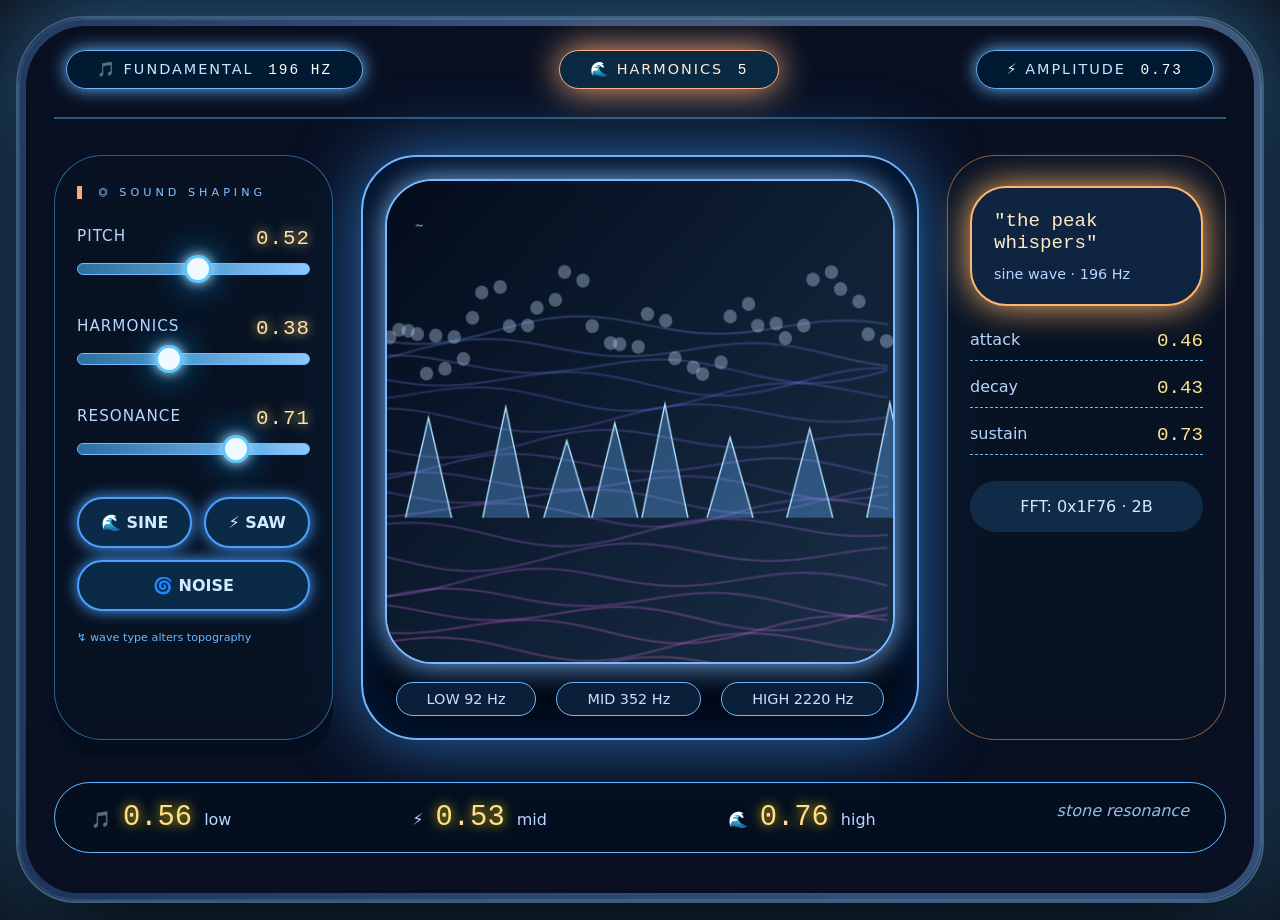
<file: projects/atlas/index.html>
<!DOCTYPE html>
<html lang="en">
<head>
    <meta charset="UTF-8">
    <meta name="viewport" content="width=device-width, initial-scale=1.0">
    <title>SONOSPHERIC ATLAS · acoustic topography</title>
    <style>
        * {
            margin: 0;
            padding: 0;
            box-sizing: border-box;
        }

        body {
            background: #0e1420;
            min-height: 100vh;
            display: flex;
            align-items: center;
            justify-content: center;
            font-family: 'Inter', 'Space Grotesk', system-ui, sans-serif;
            padding: 16px;
        }

        /* main vessel — sonic chamber */
        .sonic-atlas {
            max-width: 1400px;
            width: 100%;
            background: rgba(10, 16, 30, 0.8);
            backdrop-filter: blur(28px) saturate(260%);
            -webkit-backdrop-filter: blur(28px) saturate(260%);
            border: 2px solid rgba(140, 210, 255, 0.4);
            border-radius: 68px 68px 60px 60px;
            box-shadow: 0 40px 90px -20px #000, 0 0 0 2px rgba(80, 200, 255, 0.2) inset, 0 0 100px #2f6f9f;
            padding: 32px 36px 48px 36px;
            position: relative;
        }

        .sonic-atlas::before {
            content: "";
            position: absolute;
            inset: 0;
            border-radius: inherit;
            padding: 8px;
            background: radial-gradient(circle at 80% 30%, #b0e0ff, #7ab0ff, #3f6bb0);
            mask: linear-gradient(#fff 0 0) content-box, linear-gradient(#fff 0 0);
            -webkit-mask: linear-gradient(#fff 0 0) content-box, linear-gradient(#fff 0 0);
            -webkit-mask-composite: xor;
            mask-composite: exclude;
            pointer-events: none;
            opacity: 0.4;
        }

        /* header — acoustic metrics */
        .sound-bar {
            display: flex;
            flex-wrap: wrap;
            justify-content: space-between;
            align-items: center;
            gap: 16px 20px;
            padding: 0 12px 28px 12px;
            border-bottom: 2px solid rgba(100, 200, 255, 0.4);
            margin-bottom: 36px;
        }

        .sound-tag {
            background: rgba(0, 30, 55, 0.8);
            border: 1px solid #6bb8ff;
            color: #cce4ff;
            border-radius: 60px;
            padding: 10px 30px;
            font-weight: 400;
            letter-spacing: 2px;
            text-transform: uppercase;
            font-size: 0.9rem;
            backdrop-filter: blur(12px);
            box-shadow: 0 0 18px #6bb8ff;
        }

        .sound-tag strong {
            color: white;
            font-weight: 500;
            margin-left: 8px;
            font-family: 'JetBrains Mono', monospace;
        }

        .sonic-pulse {
            background: #0a2a44;
            border-color: #ffb27f;
            color: #ffead4;
            box-shadow: 0 0 35px #ffb27f;
            animation: soundWave 3s infinite alternate;
        }

        @keyframes soundWave {
            0% { box-shadow: 0 0 15px #6bb8ff, border-color: #6bb8ff; }
            100% { box-shadow: 0 0 55px #ffb27f, 0 0 20px #ffb27f; border-color: #ffb27f; }
        }

        /* three realms: controls, canvas, spectral data */
        .sonic-grid {
            display: grid;
            grid-template-columns: 1.1fr 2.2fr 1.1fr;
            gap: 28px;
            margin-bottom: 42px;
        }

        /* ----- left panel: frequency controls / sound knobs ----- */
        .frequency-panel {
            background: rgba(8, 20, 38, 0.7);
            border-radius: 48px;
            border: 1px solid rgba(80, 180, 255, 0.5);
            padding: 30px 22px;
            backdrop-filter: blur(18px);
            box-shadow: 0 18px 0 #030f1f;
        }

        .freq-header {
            font-size: 0.7rem;
            letter-spacing: 4px;
            color: #8ac2ff;
            text-transform: uppercase;
            margin-bottom: 28px;
            border-left: 5px solid #ffaa6f;
            padding-left: 16px;
        }

        .sound-knob {
            margin-bottom: 38px;
        }

        .knob-label {
            display: flex;
            justify-content: space-between;
            color: #b8d6ff;
            font-size: 0.95rem;
            letter-spacing: 1px;
            margin-bottom: 10px;
        }

        .knob-label span:last-child {
            color: #ffe29e;
            font-family: monospace;
            font-size: 1.3rem;
            font-weight: 500;
            text-shadow: 0 0 12px #ffd58c;
        }

        .sonic-slider {
            width: 100%;
            height: 12px;
            background: linear-gradient(90deg, #2a6f9f, #8ac8ff);
            border-radius: 30px;
            -webkit-appearance: none;
            appearance: none;
            outline: none;
            border: 1px solid #7ab9ff;
        }

        .sonic-slider::-webkit-slider-thumb {
            -webkit-appearance: none;
            width: 28px;
            height: 28px;
            background: #f0f9ff;
            border-radius: 50%;
            box-shadow: 0 0 35px #00a6ff, 0 0 12px white;
            border: 3px solid #5ac8ff;
            cursor: pointer;
        }

        .wave-buttons {
            display: flex;
            flex-wrap: wrap;
            gap: 12px;
            margin: 30px 0 10px;
        }

        .wave-btn {
            background: #0b2a47;
            border: 2px solid #4aa0ff;
            color: #d4ebff;
            font-size: 1rem;
            padding: 14px 10px;
            border-radius: 50px;
            cursor: pointer;
            transition: 0.1s;
            flex: 1 0 auto;
            text-align: center;
            font-weight: 600;
            box-shadow: 0 0 15px #4aa0ff;
        }

        .wave-btn:hover {
            background: #7ac4ff;
            color: #021624;
            border-color: white;
            box-shadow: 0 0 45px #fffdbf;
        }

        /* ----- center: canvas (acoustic topography) ----- */
        .topography-panel {
            background: rgba(2, 10, 24, 0.9);
            border-radius: 56px;
            border: 2px solid #6fb6ff;
            box-shadow: 0 0 70px #2d6bb0, inset 0 0 40px #001c44;
            display: flex;
            flex-direction: column;
            padding: 22px;
        }

        .sonic-canvas {
            width: 100%;
            aspect-ratio: 1/0.95;
            background: #020b18;
            border-radius: 48px;
            display: block;
            margin-bottom: 18px;
            border: 2px solid #7ab9ff;
            box-shadow: 0 0 30px #7ab9ff;
            cursor: crosshair;
        }

        .freq-tags {
            display: flex;
            gap: 20px;
            justify-content: center;
            font-size: 0.9rem;
            flex-wrap: wrap;
        }

        .freq-tags span {
            background: #0c1f38;
            padding: 8px 30px;
            border-radius: 40px;
            border: 1px solid #6bb8ff;
            color: #cae0ff;
        }

        /* ----- right panel: spectral interpretation ----- */
        .spectral-panel {
            background: rgba(8, 20, 38, 0.7);
            border-radius: 48px;
            border: 1px solid rgba(255, 170, 100, 0.5);
            padding: 30px 22px;
            backdrop-filter: blur(18px);
        }

        .sonic-metric {
            background: #0e2440;
            border-radius: 36px;
            padding: 22px;
            border: 2px solid #ffb56b;
            box-shadow: 0 0 35px #ffb56b;
            margin-bottom: 24px;
        }

        .metric-sound {
            font-size: 1.2rem;
            color: #ffebc2;
            margin-bottom: 12px;
            font-family: 'JetBrains Mono', monospace;
        }

        .metric-desc {
            color: #b8d6ff;
            font-size: 0.9rem;
        }

        .spectrum-list {
            display: flex;
            flex-direction: column;
            gap: 16px;
        }

        .spectrum-item {
            display: flex;
            justify-content: space-between;
            color: #b8d6ff;
            border-bottom: 1px dashed #6bb8ff;
            padding-bottom: 8px;
        }

        .spectrum-value {
            color: #ffe28a;
            font-family: monospace;
            font-size: 1.2rem;
        }

        /* footer — acoustic flux */
        .sonic-footer {
            margin-top: 36px;
            background: #030f20cc;
            border-radius: 100px;
            padding: 18px 36px;
            border: 1px solid #6bb8ff;
            display: flex;
            flex-wrap: wrap;
            gap: 28px;
            justify-content: space-between;
            backdrop-filter: blur(24px);
        }

        .acoustic-metric {
            display: flex;
            gap: 12px;
            align-items: baseline;
            color: #b8d6ff;
        }

        .acoustic-num {
            font-size: 1.8rem;
            font-weight: 400;
            font-family: 'JetBrains Mono', monospace;
            color: #fede8b;
            text-shadow: 0 0 12px gold;
        }

        .sonic-note {
            color: #9ab9e6;
            font-style: italic;
        }

        @media (max-width: 1000px) {
            .sonic-grid { grid-template-columns: 1fr; }
        }
    </style>
</head>
<body>
    <div class="sonic-atlas">
        <!-- header: live acoustic metrics -->
        <div class="sound-bar">
            <div class="sound-tag">🎵 FUNDAMENTAL <strong id="fundamentalFreq">128 Hz</strong></div>
            <div class="sound-tag sonic-pulse">🌊 HARMONICS <strong id="harmonicCount">7</strong></div>
            <div class="sound-tag">⚡ AMPLITUDE <strong id="amplitudeVal">0.63</strong></div>
        </div>

        <!-- main interactive grid -->
        <div class="sonic-grid">
            <!-- left: frequency controls -->
            <div class="frequency-panel">
                <div class="freq-header">⏣  SOUND SHAPING</div>
                
                <div class="sound-knob">
                    <div class="knob-label"><span>PITCH</span><span id="pitchVal">0.52</span></div>
                    <input type="range" id="pitchSlider" class="sonic-slider" min="0" max="1" step="0.01" value="0.52">
                </div>

                <div class="sound-knob">
                    <div class="knob-label"><span>HARMONICS</span><span id="harmonicsVal">0.38</span></div>
                    <input type="range" id="harmonicsSlider" class="sonic-slider" min="0" max="1" step="0.01" value="0.38">
                </div>

                <div class="sound-knob">
                    <div class="knob-label"><span>RESONANCE</span><span id="resonanceSonicVal">0.71</span></div>
                    <input type="range" id="resonanceSonicSlider" class="sonic-slider" min="0" max="1" step="0.01" value="0.71">
                </div>

                <div class="wave-buttons">
                    <div class="wave-btn" id="waveSine">🌊 SINE</div>
                    <div class="wave-btn" id="waveSaw">⚡ SAW</div>
                    <div class="wave-btn" id="waveNoise">🌀 NOISE</div>
                </div>
                <div style="margin-top:20px; color:#6bb8ff; font-size:0.7rem;">↯ wave type alters topography</div>
            </div>

            <!-- center: canvas (acoustic topography) -->
            <div class="topography-panel">
                <canvas id="sonicCanvas" width="550" height="500" class="sonic-canvas"></canvas>
                <div class="freq-tags">
                    <span id="lowBand">LOW 82 Hz</span>
                    <span id="midBand">MID 432 Hz</span>
                    <span id="highBand">HIGH 2.1k Hz</span>
                </div>
            </div>

            <!-- right: spectral interpretation -->
            <div class="spectral-panel">
                <div class="sonic-metric">
                    <div class="metric-sound" id="soundVerse">"the mountain hums"</div>
                    <div class="metric-desc" id="waveDesc">sine wave · 128 Hz</div>
                </div>

                <div class="spectrum-list">
                    <div class="spectrum-item"><span>attack</span><span class="spectrum-value" id="attackVal">0.42</span></div>
                    <div class="spectrum-item"><span>decay</span><span class="spectrum-value" id="decayVal">0.37</span></div>
                    <div class="spectrum-item"><span>sustain</span><span class="spectrum-value" id="sustainVal">0.81</span></div>
                </div>

                <div style="margin-top: 26px; background: #102b48; border-radius: 30px; padding: 16px; color:#d4e6ff; text-align:center;" id="soundSignature">FFT: 0x7F3A · B7</div>
            </div>
        </div>

        <!-- footer: acoustic flux stream -->
        <div class="sonic-footer">
            <div class="acoustic-metric">🎵 <span class="acoustic-num" id="fluxLow">0.39</span> <span>low</span></div>
            <div class="acoustic-metric">⚡ <span class="acoustic-num" id="fluxMid">0.72</span> <span>mid</span></div>
            <div class="acoustic-metric">🌊 <span class="acoustic-num" id="fluxHigh">0.58</span> <span>high</span></div>
            <div class="sonic-note" id="sonicPoem">listening to mountains...</div>
        </div>
    </div>

    <script>
        (function() {
            // ---------- SONOSPHERIC ATLAS : acoustic topography ----------
            const canvas = document.getElementById('sonicCanvas');
            const ctx = canvas.getContext('2d');
            const w = canvas.width, h = canvas.height;

            // DOM elements
            const pitchSlider = document.getElementById('pitchSlider');
            const harmonicsSlider = document.getElementById('harmonicsSlider');
            const resonanceSlider = document.getElementById('resonanceSonicSlider');
            const pitchSpan = document.getElementById('pitchVal');
            const harmonicsSpan = document.getElementById('harmonicsVal');
            const resonanceSpan = document.getElementById('resonanceSonicVal');

            const fundamentalFreq = document.getElementById('fundamentalFreq');
            const harmonicCount = document.getElementById('harmonicCount');
            const amplitudeVal = document.getElementById('amplitudeVal');
            const lowBand = document.getElementById('lowBand');
            const midBand = document.getElementById('midBand');
            const highBand = document.getElementById('highBand');
            const soundVerse = document.getElementById('soundVerse');
            const waveDesc = document.getElementById('waveDesc');
            const attackVal = document.getElementById('attackVal');
            const decayVal = document.getElementById('decayVal');
            const sustainVal = document.getElementById('sustainVal');
            const soundSignature = document.getElementById('soundSignature');
            const fluxLow = document.getElementById('fluxLow');
            const fluxMid = document.getElementById('fluxMid');
            const fluxHigh = document.getElementById('fluxHigh');
            const sonicPoem = document.getElementById('sonicPoem');

            // internal state
            let pitch = 0.52, harmonics = 0.38, resonance = 0.71;
            let waveType = 0; // 0: sine, 1: saw, 2: noise
            let frame = 0;
            let time = 0;

            // verse bank
            const verseBank = [
                "the mountain hums",
                "valley resonance",
                "echo in the canyon",
                "stone vibrates",
                "wind through peaks",
                "earth's frequency",
                "granite song",
                "tectonic melody",
                "the peak whispers",
                "basalt drone"
            ];

            // update all derived data + redraw canvas
            function resound() {
                // read sliders
                pitch = parseFloat(pitchSlider.value);
                harmonics = parseFloat(harmonicsSlider.value);
                resonance = parseFloat(resonanceSlider.value);

                pitchSpan.innerText = pitch.toFixed(2);
                harmonicsSpan.innerText = harmonics.toFixed(2);
                resonanceSpan.innerText = resonance.toFixed(2);

                // fundamental frequency
                const freq = 40 + pitch * 300;
                fundamentalFreq.innerText = Math.round(freq) + ' Hz';

                // harmonic count
                const harmCount = 1 + Math.floor(harmonics * 12);
                harmonicCount.innerText = harmCount;

                // amplitude
                const amp = (0.3 + resonance * 0.6).toFixed(2);
                amplitudeVal.innerText = amp;

                // band tags
                lowBand.innerText = 'LOW ' + Math.round(40 + pitch*100) + ' Hz';
                midBand.innerText = 'MID ' + Math.round(200 + harmonics*400) + ' Hz';
                highBand.innerText = 'HIGH ' + Math.round(800 + resonance*2000) + ' Hz';

                // verse
                const verseIdx = Math.floor((pitch*10 + harmonics*8 + time) % verseBank.length);
                soundVerse.innerText = '"' + verseBank[verseIdx] + '"';

                // wave description
                const waveNames = ['sine wave', 'sawtooth', 'noise field'];
                waveDesc.innerText = waveNames[waveType] + ' · ' + Math.round(freq) + ' Hz';

                // ADSR
                attackVal.innerText = (0.1 + pitch * 0.7).toFixed(2);
                decayVal.innerText = (0.2 + harmonics * 0.6).toFixed(2);
                sustainVal.innerText = (0.3 + resonance * 0.6).toFixed(2);

                // signature
                const hex1 = Math.floor(Math.random()*0xFFFF).toString(16).toUpperCase().padStart(4,'0');
                const hex2 = Math.floor(Math.random()*0xFF).toString(16).toUpperCase().padStart(2,'0');
                soundSignature.innerText = `FFT: 0x${hex1} · ${hex2}`;

                // flux values
                fluxLow.innerText = (0.2 + pitch * 0.7).toFixed(2);
                fluxMid.innerText = (0.3 + harmonics * 0.6).toFixed(2);
                fluxHigh.innerText = (0.4 + resonance * 0.5).toFixed(2);

                const poems = ["listening to mountains...", "stone resonance", "earth's hum", "granite frequencies", "tectonic song"];
                sonicPoem.innerText = poems[Math.floor(Math.random() * poems.length)];

                drawTopography();
            }

            // canvas drawing — acoustic topography influenced by sound parameters
            function drawTopography() {
                ctx.clearRect(0, 0, w, h);
                // deep background
                const grad = ctx.createLinearGradient(0, 0, w, h);
                grad.addColorStop(0, '#030c1c');
                grad.addColorStop(1, '#1a2f48');
                ctx.fillStyle = grad;
                ctx.fillRect(0, 0, w, h);

                // draw topographic layers (contour lines) based on sound waves
                const layers = 12 + Math.floor(harmonics * 20);
                for (let layer=0; layer<layers; layer++) {
                    ctx.beginPath();
                    const yOffset = h * 0.3 + layer * 20 + Math.sin(time * 2 + layer) * 10 * resonance;
                    
                    for (let x=0; x<w; x+=8) {
                        // wave function based on waveType
                        let wave = 0;
                        if (waveType === 0) { // sine
                            wave = Math.sin(x * 0.02 + time * 3 + layer * 2) * 20 * pitch;
                        } else if (waveType === 1) { // saw
                            wave = ((x * 0.02 + time * 3 + layer) % 6 - 3) * 15 * harmonics;
                        } else { // noise
                            wave = (Math.random() * 2 - 1) * 30 * resonance;
                        }
                        
                        const y = yOffset + wave + Math.cos(x * 0.01 + layer) * 15 * harmonics;
                        
                        if (x===0) ctx.moveTo(x, y);
                        else ctx.lineTo(x, y);
                    }
                    
                    const hue = 200 + layer * 5 + resonance * 30;
                    ctx.strokeStyle = `hsla(${hue}, 80%, 70%, ${0.1+resonance*0.2})`;
                    ctx.lineWidth = 1 + resonance * 2;
                    ctx.stroke();
                }

                // frequency peaks (mountains)
                for (let peak=0; peak<8; peak++) {
                    const x = peak * 70 + 40 + Math.sin(time + peak) * 20;
                    const height = 80 + Math.sin(peak * 2 + time) * 40 * pitch + 50 * harmonics;
                    const yBase = h * 0.7;
                    
                    ctx.beginPath();
                    ctx.moveTo(x - 25, yBase);
                    ctx.lineTo(x, yBase - height);
                    ctx.lineTo(x + 25, yBase);
                    ctx.fillStyle = `rgba(100, 180, 255, ${0.2+resonance*0.2})`;
                    ctx.fill();
                    ctx.strokeStyle = '#b0e0ff';
                    ctx.lineWidth = 1.5;
                    ctx.stroke();
                }

                // sound particles
                for (let p=0; p<40; p++) {
                    const x = (p * 30 + time * 50) % w;
                    const y = h * 0.3 + Math.sin(x*0.02 + time*5) * 40 * resonance + Math.cos(p*2 + harmonics*10) * 30;
                    ctx.fillStyle = `rgba(200, 220, 255, ${0.2+pitch*0.3})`;
                    ctx.beginPath();
                    ctx.arc(x, y, 3 + resonance*6, 0, 2*Math.PI);
                    ctx.fill();
                }

                // text overlay
                ctx.font = "12px 'JetBrains Mono'";
                ctx.fillStyle = "#b0d2ff";
                ctx.fillText(waveType === 0 ? '∼' : (waveType === 1 ? '⏛' : '⌇'), 30, 50);
            }

            // wave button handlers
            document.getElementById('waveSine').addEventListener('click', () => { waveType = 0; resound(); });
            document.getElementById('waveSaw').addEventListener('click', () => { waveType = 1; resound(); });
            document.getElementById('waveNoise').addEventListener('click', () => { waveType = 2; resound(); });

            // sliders
            pitchSlider.addEventListener('input', resound);
            harmonicsSlider.addEventListener('input', resound);
            resonanceSlider.addEventListener('input', resound);

            // canvas click for random mutation
            canvas.addEventListener('click', () => {
                pitch = Math.min(1, Math.max(0, pitch + (Math.random()*0.2 - 0.1)));
                harmonics = Math.min(1, Math.max(0, harmonics + (Math.random()*0.2 - 0.1)));
                resonance = Math.min(1, Math.max(0, resonance + (Math.random()*0.2 - 0.1)));
                pitchSlider.value = pitch;
                harmonicsSlider.value = harmonics;
                resonanceSlider.value = resonance;
                resound();
            });

            // animation loop
            function animate() {
                frame++;
                time += 0.02;
                if (frame % 3 === 0) {
                    // update some dynamic fields
                    drawTopography();
                    if (frame % 15 === 0) {
                        // occasionally update flux and poem
                        fluxLow.innerText = (0.2 + pitch * 0.7 + Math.sin(time)*0.1).toFixed(2);
                        fluxMid.innerText = (0.3 + harmonics * 0.6 + Math.cos(time*0.8)*0.1).toFixed(2);
                        fluxHigh.innerText = (0.4 + resonance * 0.5 + Math.sin(time*1.2)*0.1).toFixed(2);
                        const poems = ["listening to mountains...", "stone resonance", "earth's hum", "granite frequencies", "tectonic song"];
                        sonicPoem.innerText = poems[Math.floor(Math.random() * poems.length)];
                    }
                } else {
                    drawTopography();
                }
                requestAnimationFrame(animate);
            }

            // init
            resound();
            animate();

        })();
    </script>
</body>
</html>
</file>
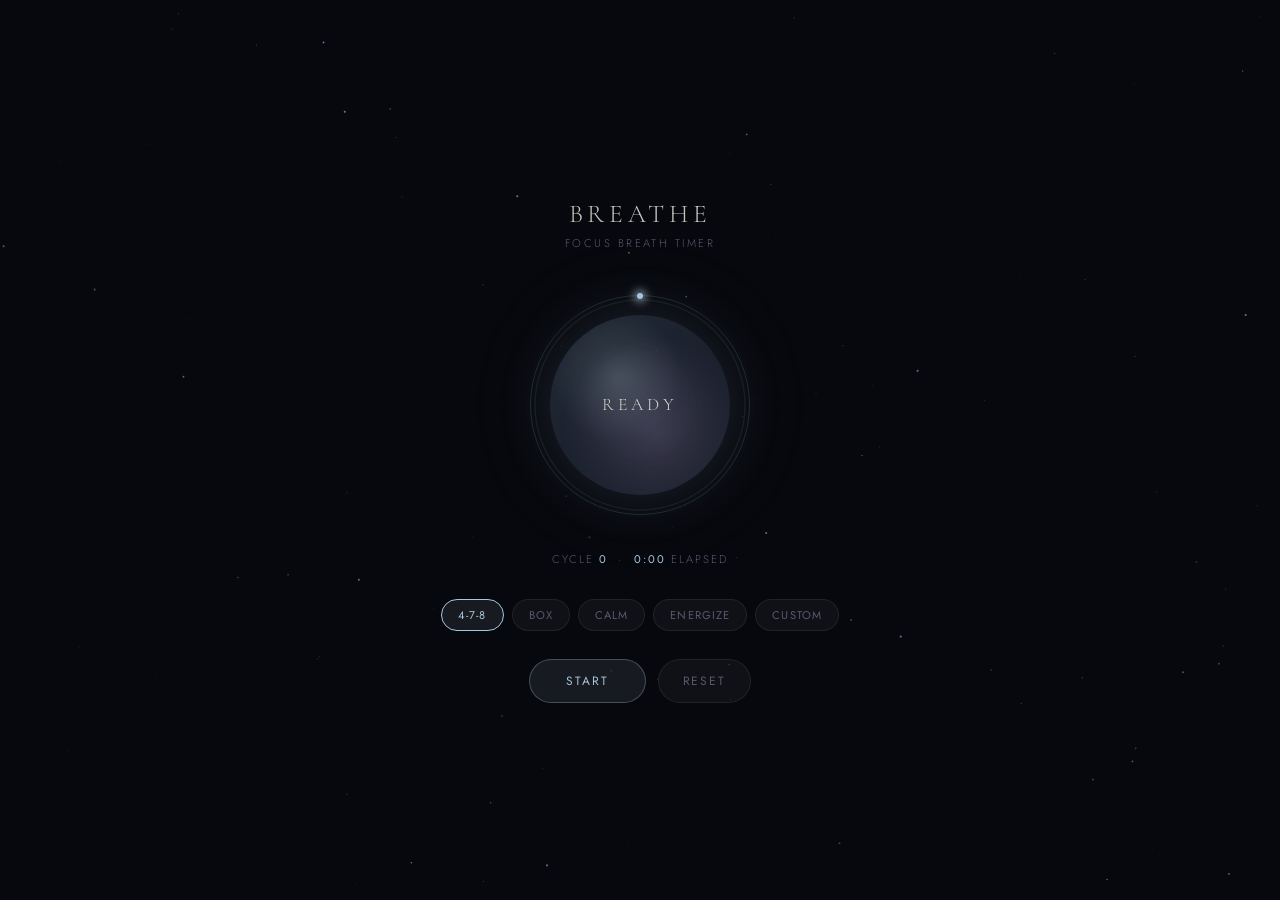
<file: projects/Focus-Breath-Timer/index.html>
<!DOCTYPE html>
<html lang="en">
<head>
<meta charset="UTF-8"/>
<meta name="viewport" content="width=device-width, initial-scale=1.0"/>
<title>Focus Breath Timer</title>
<link href="https://fonts.googleapis.com/css2?family=Cormorant+Garamond:wght@300;400;500&family=Jost:wght@200;300;400;500&display=swap" rel="stylesheet"/>
<link rel="stylesheet" href="style.css"/>
</head>
<body>
<canvas id="stars"></canvas>
<div class="wrapper">
  <div class="title">Breathe</div>
  <div class="tagline">Focus breath timer</div>
  <div class="orb-wrap">
    <svg class="arc-svg" viewBox="0 0 220 220">
      <circle class="arc-track" cx="110" cy="110" r="105"/>
      <circle class="arc-prog" id="arc" cx="110" cy="110" r="105"/>
    </svg>
    <div class="orb-ring"></div>
    <div class="orb" id="orb">
      <div class="orb-inner"></div>
      <div class="phase-text" id="phase-text">Ready</div>
    </div>
  </div>
  <div class="session-info">
    Cycle <span id="cycle-num">0</span> &nbsp;·&nbsp; <span id="total-time">0:00</span> elapsed
  </div>
  <div class="patterns">
    <button class="pat-btn active" onclick="selectPattern(this,'478')">4-7-8</button>
    <button class="pat-btn" onclick="selectPattern(this,'box')">Box</button>
    <button class="pat-btn" onclick="selectPattern(this,'calm')">Calm</button>
    <button class="pat-btn" onclick="selectPattern(this,'energize')">Energize</button>
    <button class="pat-btn" onclick="selectPattern(this,'custom')">Custom</button>
  </div>
  <div class="custom-wrap" id="custom-wrap">
    <div class="slider-row">
      <span class="slider-label">Inhale</span>
      <input type="range" id="s-inhale" min="2" max="10" value="4" oninput="updateCustom()"/>
      <span class="slider-val" id="v-inhale">4</span>
    </div>
    <div class="slider-row">
      <span class="slider-label">Hold in</span>
      <input type="range" id="s-holdin" min="0" max="10" value="4" oninput="updateCustom()"/>
      <span class="slider-val" id="v-holdin">4</span>
    </div>
    <div class="slider-row">
      <span class="slider-label">Exhale</span>
      <input type="range" id="s-exhale" min="2" max="12" value="4" oninput="updateCustom()"/>
      <span class="slider-val" id="v-exhale">4</span>
    </div>
    <div class="slider-row">
      <span class="slider-label">Hold out</span>
      <input type="range" id="s-holdout" min="0" max="10" value="4" oninput="updateCustom()"/>
      <span class="slider-val" id="v-holdout">4</span>
    </div>
  </div>
  <div class="controls">
    <button class="btn-main" id="btn-start" onclick="toggleSession()">Start</button>
    <button class="btn-reset" onclick="resetSession()">Reset</button>
  </div>
</div>
<script src="script.js"></script>
</body>
</html>
</file>
<file: projects/Focus-Breath-Timer/style.css>
*,*::before,*::after{box-sizing:border-box;margin:0;padding:0}
:root{
  --bg:#07080d;
  --text:#e8e4dc;
  --muted:#5a5870;
  --accent:#a8c5da;
  --accent2:#c4a8da;
  --surface:rgba(255,255,255,.04);
  --border:rgba(255,255,255,.07);
}
body{
  background:var(--bg);
  color:var(--text);
  font-family:'Jost',sans-serif;
  font-weight:300;
  min-height:100vh;
  display:flex;
  flex-direction:column;
  align-items:center;
  justify-content:center;
  padding:24px;
  overflow:hidden;
  user-select:none;
}
canvas#stars{position:fixed;inset:0;pointer-events:none;opacity:.5;}
.wrapper{
  position:relative;z-index:1;width:100%;max-width:420px;
  display:flex;flex-direction:column;align-items:center;
}
.title{
  font-family:'Cormorant Garamond',serif;font-size:1.6rem;font-weight:300;
  letter-spacing:.18em;text-transform:uppercase;color:var(--text);opacity:.85;
  margin-bottom:6px;text-align:center;
}
.tagline{
  font-size:.7rem;letter-spacing:.22em;text-transform:uppercase;
  color:var(--muted);margin-bottom:44px;text-align:center;
}
.orb-wrap{position:relative;width:220px;height:220px;margin-bottom:36px;}
.orb-ring{
  position:absolute;inset:0;border-radius:50%;
  border:1px solid rgba(168,197,218,.15);
  animation:spin-slow 18s linear infinite;
}
.orb-ring::before{
  content:'';position:absolute;top:-3px;left:50%;
  width:6px;height:6px;border-radius:50%;
  background:var(--accent);transform:translateX(-50%);
  box-shadow:0 0 10px 2px var(--accent);
}
@keyframes spin-slow{to{transform:rotate(360deg)}}
.orb{
  position:absolute;inset:20px;border-radius:50%;
  background:radial-gradient(circle at 38% 35%,rgba(168,197,218,.35) 0%,rgba(120,150,196,.18) 40%,rgba(60,80,140,.08) 100%);
  box-shadow:0 0 60px rgba(168,197,218,.12),0 0 120px rgba(168,197,218,.06),inset 0 0 40px rgba(168,197,218,.08);
  transition:transform 0.05s linear;
  display:flex;align-items:center;justify-content:center;
}
.orb-inner{position:absolute;inset:0;border-radius:50%;background:radial-gradient(circle at 60% 65%,rgba(196,168,218,.2) 0%,transparent 60%);}
.phase-text{
  font-family:'Cormorant Garamond',serif;font-size:1.1rem;font-weight:300;
  letter-spacing:.22em;text-transform:uppercase;color:var(--text);opacity:.9;
  text-align:center;position:relative;z-index:2;
}
.arc-svg{position:absolute;inset:0;width:100%;height:100%;transform:rotate(-90deg);}
.arc-track{fill:none;stroke:rgba(168,197,218,.08);stroke-width:1.5;}
.arc-prog{fill:none;stroke:var(--accent);stroke-width:1.5;stroke-linecap:round;transition:stroke .4s;}
.session-info{font-size:.7rem;letter-spacing:.18em;text-transform:uppercase;color:var(--muted);margin-bottom:32px;}
.session-info span{color:var(--accent);font-weight:400;}
.patterns{display:flex;gap:8px;margin-bottom:28px;flex-wrap:wrap;justify-content:center;}
.pat-btn{
  background:var(--surface);border:1px solid var(--border);border-radius:99px;
  color:var(--muted);font-family:'Jost',sans-serif;font-size:.7rem;font-weight:400;
  letter-spacing:.1em;text-transform:uppercase;padding:7px 16px;cursor:pointer;transition:all .2s;
}
.pat-btn:hover{border-color:rgba(168,197,218,.3);color:var(--text);}
.pat-btn.active{background:rgba(168,197,218,.1);border-color:var(--accent);color:var(--accent);}
.custom-wrap{
  width:100%;background:var(--surface);border:1px solid var(--border);
  border-radius:16px;padding:20px 24px;margin-bottom:28px;display:none;
}
.custom-wrap.show{display:block;}
.slider-row{display:flex;align-items:center;gap:12px;margin-bottom:12px;}
.slider-row:last-child{margin-bottom:0;}
.slider-label{font-size:.68rem;letter-spacing:.12em;text-transform:uppercase;color:var(--muted);width:72px;flex-shrink:0;}
.slider-row input[type=range]{
  flex:1;-webkit-appearance:none;height:3px;border-radius:99px;
  background:rgba(255,255,255,.1);outline:none;cursor:pointer;
}
.slider-row input[type=range]::-webkit-slider-thumb{
  -webkit-appearance:none;width:14px;height:14px;border-radius:50%;
  background:var(--accent);box-shadow:0 0 8px rgba(168,197,218,.5);
}
.slider-val{font-size:.8rem;color:var(--text);width:24px;text-align:right;}
.controls{display:flex;gap:12px;}
.btn-main{
  background:rgba(168,197,218,.1);border:1px solid rgba(168,197,218,.3);border-radius:99px;
  color:var(--accent);font-family:'Jost',sans-serif;font-size:.75rem;font-weight:400;
  letter-spacing:.16em;text-transform:uppercase;padding:12px 36px;cursor:pointer;transition:all .2s;
}
.btn-main:hover{background:rgba(168,197,218,.18);box-shadow:0 0 24px rgba(168,197,218,.15);}
.btn-reset{
  background:var(--surface);border:1px solid var(--border);border-radius:99px;
  color:var(--muted);font-family:'Jost',sans-serif;font-size:.75rem;font-weight:400;
  letter-spacing:.16em;text-transform:uppercase;padding:12px 24px;cursor:pointer;transition:all .2s;
}
.btn-reset:hover{color:var(--text);border-color:rgba(255,255,255,.15);}
@keyframes hold-pulse{
  0%,100%{box-shadow:0 0 40px rgba(196,168,218,.15),0 0 80px rgba(196,168,218,.06),inset 0 0 40px rgba(196,168,218,.08);}
  50%{box-shadow:0 0 60px rgba(196,168,218,.3),0 0 120px rgba(196,168,218,.12),inset 0 0 60px rgba(196,168,218,.15);}
}
</file>
